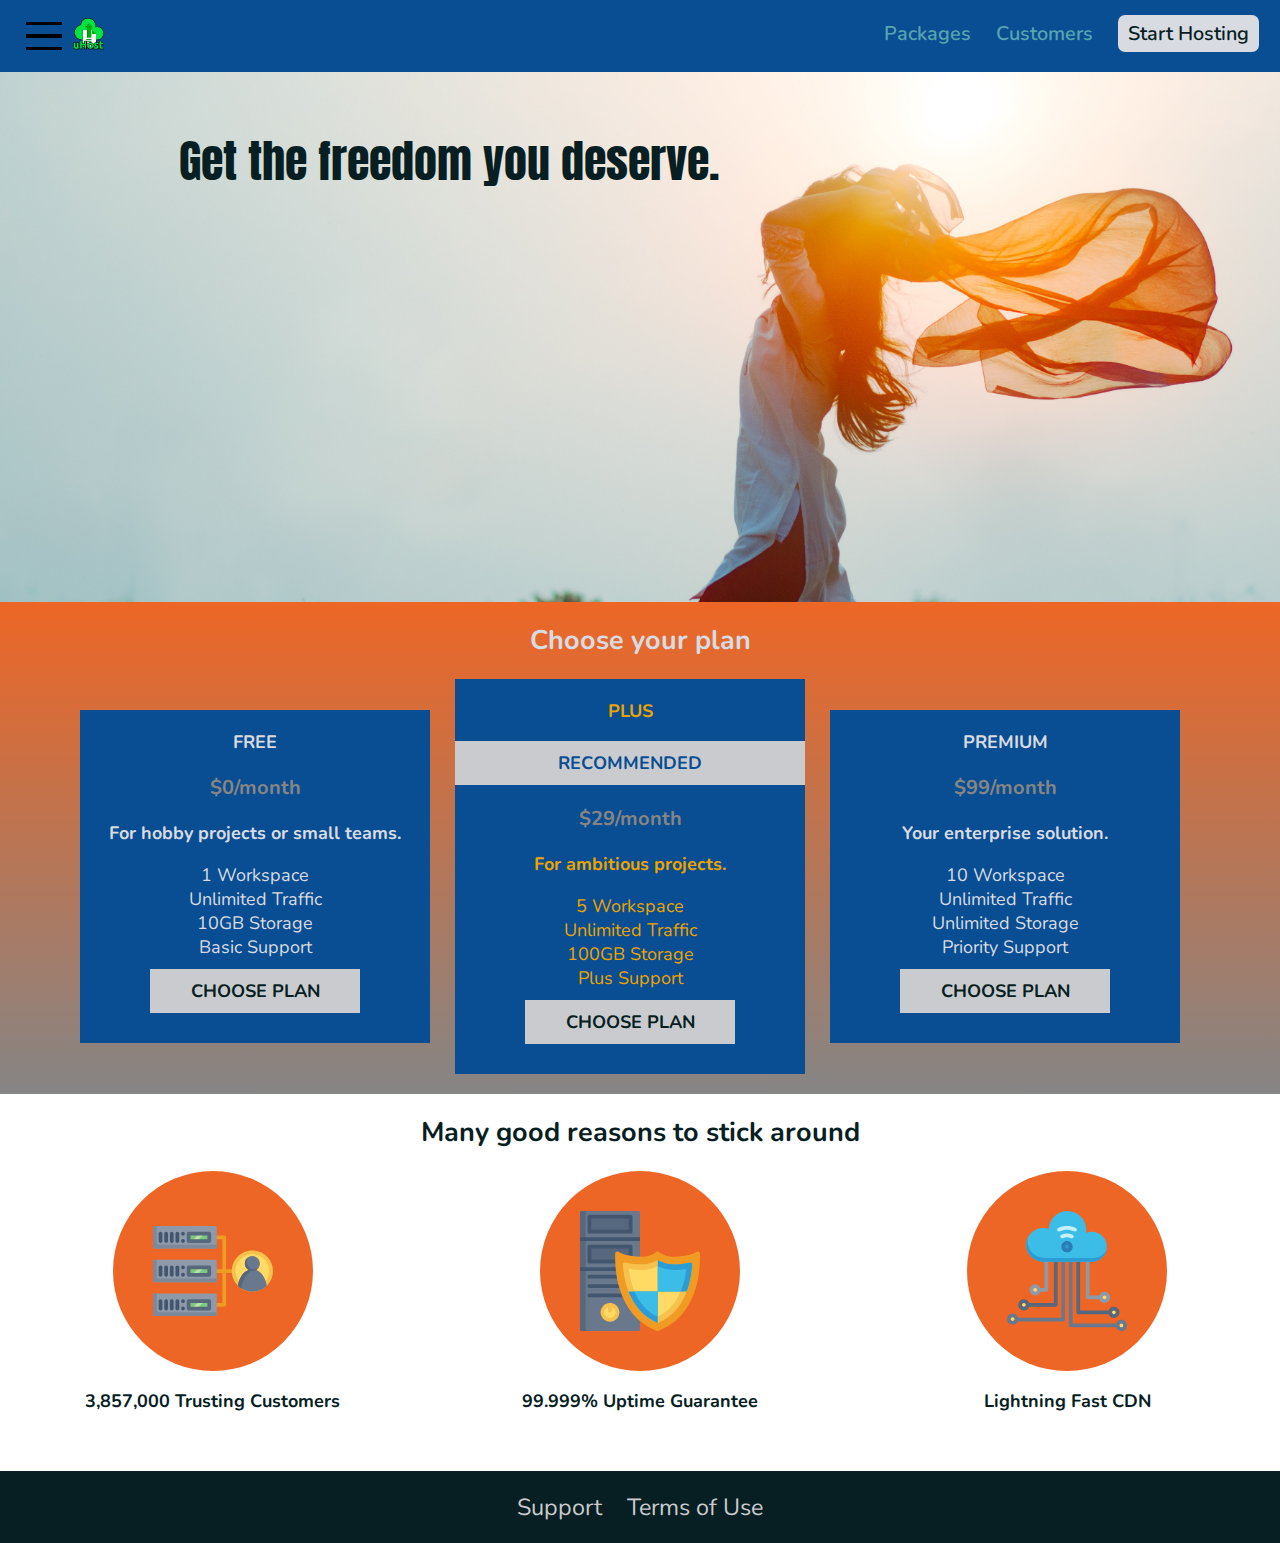
<file: index.html>
<!DOCTYPE html>

<head>
    <meta charset="utf-8">
    <meta http-equiv="X-UA-Compatible" content="IE=edge">
    <title>uHost</title>
    <link rel="shortcut icon" href="img/favicon.png">
    <meta name="description" content="">
    <meta name="viewport" content="width=device-width, initial-scale=1">
    <link rel="stylesheet" href="style.css">
    <link href="https://fonts.googleapis.com/css?family=Anton|Nunito" rel="stylesheet">
</head>

<body>
    <div id="backdrop"></div>
    <div class="modal" id="modal">
        <h1 class="modal__title">Do you want to continue?</h1>
        <div class="modal__actions">
            <a href="start-hosting/index.html" class="modal__action">Yes!</a>
            <button class="modal__action modal__action--negative" type="button">No!</button>
        </div>
    </div>
    <header class="main-header">
        <button class="toggle-button">
            <span class="toggle-button__bar"></span>
            <span class="toggle-button__bar"></span>
            <span class="toggle-button__bar"></span>
        </button>
        <div class="home-title">
            <a href="index.html"><img src="img/uhost-icon.png" alt="uHost icon"></a>
        </div>
        <nav class="navigation">
            <ul class="nav-links">
                <li class="nav-link">
                    <a href="packages.html">Packages</a>
                </li>
                <li class="nav-link">
                    <a href="customers/customers.html">Customers</a>
                </li>
                <li class="nav-link hosting">
                    <a href="hosting.html">Start Hosting</a>
                </li>
            </ul>
        </nav>
    </header>
    <nav class="mobile-nav">
        <ul class="mobile-nav__items">
            <li class="mobile-nav__item">
                <a href="packages.html">Packages</a>
            </li>
            <li class="mobile-nav__item">
                <a href="customers/customers.html">Customers</a>
            </li>
            <li class="mobile-nav__item mobile-nav__item--cta">
                <a href="index.html">Start Hosting</a>
            </li>
        </ul>
    </nav>

    <main>
        <section class="img-text">
            <div class="text-msg">Get the freedom you deserve.</div>
        </section>
        <section class="packages">
            <h3 class="packages-title">Choose your plan</h3>
            <ul class="packages-list">
                <li class="package">
                    <h4 class="package-title">FREE</h4>
                    <p class="package-price">$0/month</p>
                    <p class="package-description">For hobby projects or small teams.</p>
                    <ul class="package-deal">
                        <li>1 Workspace</li>
                        <li>Unlimited Traffic</li>
                        <li>10GB Storage</li>
                        <li>Basic Support</li>
                    </ul>
                    <p class="choose-plan">
                        <a href="#modal" class="plan">Choose Plan</a>
                    </p>
                </li>
                <li class="package package-plus">
                    <h4 class="package-title">PLUS</h4>
                    <p class="recommended-label">Recommended</p>
                    <p class="package-price">$29/month</p>
                    <p class="package-description">For ambitious projects.</p>
                    <ul class="package-deal">
                        <li>5 Workspace</li>
                        <li>Unlimited Traffic</li>
                        <li>100GB Storage</li>
                        <li>Plus Support</li>
                    </ul>
                    <p class="choose-plan">
                        <a href="#modal" class="plan">Choose Plan</a>
                    </p>
                </li>
                <li class="package">
                    <h4 class="package-title">PREMIUM</h4>
                    <p class="package-price">$99/month</p>
                    <p class="package-description">Your enterprise solution.</p>
                    <ul class="package-deal">
                        <li>10 Workspace</li>
                        <li>Unlimited Traffic</li>
                        <li>Unlimited Storage</li>
                        <li>Priority Support</li>
                    </ul>
                    <p class="choose-plan">
                        <a href="#modal" class="plan">Choose Plan</a>
                    </p>
                </li>
            </ul>
        </section>
        <section class="features">
            <h2 class="features-title">Many good reasons to stick around</h2>
            <ul class="feature-items">
                <li class="feature">
                    <div class="feature-img"><svg viewBox="0 0 512 512">
                            <path style="fill:#F09B24;" d="M344,248h-32V112c0-4.418-3.582-8-8-8h-40c-4.418,0-8,3.582-8,8s3.582,8,8,8h32v128h-32  c-4.418,0-8,3.582-8,8s3.582,8,8,8h32v128h-32c-4.418,0-8,3.582-8,8s3.582,8,8,8h40c4.418,0,8-3.582,8-8V264h32c4.418,0,8-3.582,8-8  S348.418,248,344,248z" />
                            <path style="fill:#8E9AA9;" d="M264,64H8c-4.418,0-8,3.582-8,8v80c0,4.418,3.582,8,8,8h256c4.418,0,8-3.582,8-8V72  C272,67.582,268.418,64,264,64z" />
                            <path style="fill:#7C899B;" d="M24,144c-4.418,0-8-3.582-8-8V64H8c-4.418,0-8,3.582-8,8v80c0,4.418,3.582,8,8,8h256  c4.418,0,8-3.582,8-8v-8H24z" />
                            <rect x="152" y="96" style="fill:#B8E3A8;" width="88" height="32" />
                            <g>
                                <polygon style="fill:#7EC97D;" points="152,96 152,128 166,128 198,96  " />
                                <polygon style="fill:#7EC97D;" points="220,96 188,128 240,128 240,96  " />
                            </g>
                            <path style="fill:#56677E;" d="M240,136h-88c-4.418,0-8-3.582-8-8V96c0-4.418,3.582-8,8-8h88c4.418,0,8,3.582,8,8v32  C248,132.418,244.418,136,240,136z M160,120h72v-16h-72V120z" />
                            <g>
                                <path style="fill:#435670;" d="M32,136c-4.418,0-8-3.582-8-8V96c0-4.418,3.582-8,8-8s8,3.582,8,8v32C40,132.418,36.418,136,32,136z   " />
                                <path style="fill:#435670;" d="M56,136c-4.418,0-8-3.582-8-8V96c0-4.418,3.582-8,8-8s8,3.582,8,8v32C64,132.418,60.418,136,56,136z   " />
                                <path style="fill:#435670;" d="M80,136c-4.418,0-8-3.582-8-8V96c0-4.418,3.582-8,8-8s8,3.582,8,8v32C88,132.418,84.418,136,80,136z   " />
                                <path style="fill:#435670;" d="M104,136c-4.418,0-8-3.582-8-8V96c0-4.418,3.582-8,8-8s8,3.582,8,8v32   C112,132.418,108.418,136,104,136z" />
                                <path style="fill:#435670;" d="M128,105c-4.418,0-8-3.582-8-8v-1c0-4.418,3.582-8,8-8s8,3.582,8,8v1   C136,101.418,132.418,105,128,105z" />
                                <path style="fill:#435670;" d="M128,136c-4.418,0-8-3.582-8-8v-1c0-4.418,3.582-8,8-8s8,3.582,8,8v1   C136,132.418,132.418,136,128,136z" />
                            </g>
                            <path style="fill:#8E9AA9;" d="M264,208H8c-4.418,0-8,3.582-8,8v80c0,4.418,3.582,8,8,8h256c4.418,0,8-3.582,8-8v-80  C272,211.582,268.418,208,264,208z" />
                            <path style="fill:#7C899B;" d="M24,288c-4.418,0-8-3.582-8-8v-72H8c-4.418,0-8,3.582-8,8v80c0,4.418,3.582,8,8,8h256  c4.418,0,8-3.582,8-8v-8H24z" />
                            <rect x="152" y="240" style="fill:#B8E3A8;" width="88" height="32" />
                            <g>
                                <polygon style="fill:#7EC97D;" points="152,240 152,272 166,272 198,240  " />
                                <polygon style="fill:#7EC97D;" points="220,240 188,272 240,272 240,240  " />
                            </g>
                            <path style="fill:#56677E;" d="M240,280h-88c-4.418,0-8-3.582-8-8v-32c0-4.418,3.582-8,8-8h88c4.418,0,8,3.582,8,8v32  C248,276.418,244.418,280,240,280z M160,264h72v-16h-72V264z" />
                            <g>
                                <path style="fill:#435670;" d="M32,280c-4.418,0-8-3.582-8-8v-32c0-4.418,3.582-8,8-8s8,3.582,8,8v32C40,276.418,36.418,280,32,280   z" />
                                <path style="fill:#435670;" d="M56,280c-4.418,0-8-3.582-8-8v-32c0-4.418,3.582-8,8-8s8,3.582,8,8v32C64,276.418,60.418,280,56,280   z" />
                                <path style="fill:#435670;" d="M80,280c-4.418,0-8-3.582-8-8v-32c0-4.418,3.582-8,8-8s8,3.582,8,8v32C88,276.418,84.418,280,80,280   z" />
                                <path style="fill:#435670;" d="M104,280c-4.418,0-8-3.582-8-8v-32c0-4.418,3.582-8,8-8s8,3.582,8,8v32   C112,276.418,108.418,280,104,280z" />
                                <path style="fill:#435670;" d="M128,249c-4.418,0-8-3.582-8-8v-1c0-4.418,3.582-8,8-8s8,3.582,8,8v1   C136,245.418,132.418,249,128,249z" />
                                <path style="fill:#435670;" d="M128,280c-4.418,0-8-3.582-8-8v-1c0-4.418,3.582-8,8-8s8,3.582,8,8v1   C136,276.418,132.418,280,128,280z" />
                            </g>
                            <path style="fill:#8E9AA9;" d="M264,352H8c-4.418,0-8,3.582-8,8v80c0,4.418,3.582,8,8,8h256c4.418,0,8-3.582,8-8v-80  C272,355.582,268.418,352,264,352z" />
                            <path style="fill:#7C899B;" d="M24,432c-4.418,0-8-3.582-8-8v-72H8c-4.418,0-8,3.582-8,8v80c0,4.418,3.582,8,8,8h256  c4.418,0,8-3.582,8-8v-8H24z" />
                            <rect x="152" y="384" style="fill:#B8E3A8;" width="88" height="32" />
                            <g>
                                <polygon style="fill:#7EC97D;" points="152,384 152,416 166,416 198,384  " />
                                <polygon style="fill:#7EC97D;" points="220,384 188,416 240,416 240,384  " />
                            </g>
                            <path style="fill:#56677E;" d="M240,424h-88c-4.418,0-8-3.582-8-8v-32c0-4.418,3.582-8,8-8h88c4.418,0,8,3.582,8,8v32  C248,420.418,244.418,424,240,424z M160,408h72v-16h-72V408z" />
                            <g>
                                <path style="fill:#435670;" d="M32,424c-4.418,0-8-3.582-8-8v-32c0-4.418,3.582-8,8-8s8,3.582,8,8v32C40,420.418,36.418,424,32,424   z" />
                                <path style="fill:#435670;" d="M56,424c-4.418,0-8-3.582-8-8v-32c0-4.418,3.582-8,8-8s8,3.582,8,8v32C64,420.418,60.418,424,56,424   z" />
                                <path style="fill:#435670;" d="M80,424c-4.418,0-8-3.582-8-8v-32c0-4.418,3.582-8,8-8s8,3.582,8,8v32C88,420.418,84.418,424,80,424   z" />
                                <path style="fill:#435670;" d="M104,424c-4.418,0-8-3.582-8-8v-32c0-4.418,3.582-8,8-8s8,3.582,8,8v32   C112,420.418,108.418,424,104,424z" />
                                <path style="fill:#435670;" d="M128,393c-4.418,0-8-3.582-8-8v-1c0-4.418,3.582-8,8-8s8,3.582,8,8v1   C136,389.418,132.418,393,128,393z" />
                                <path style="fill:#435670;" d="M128,424c-4.418,0-8-3.582-8-8v-1c0-4.418,3.582-8,8-8s8,3.582,8,8v1   C136,420.418,132.418,424,128,424z" />
                            </g>
                            <path style="fill:#F7C14D;" d="M424,168c-48.523,0-88,39.477-88,88s39.477,88,88,88s88-39.477,88-88S472.523,168,424,168z" />
                            <path style="fill:#FFDB66;" d="M424,184c-39.701,0-72,32.299-72,72s32.299,72,72,72s72-32.299,72-72S463.701,184,424,184z" />
                            <path style="fill:#69788D;" d="M484.893,314.16C476.393,274.588,451.922,248,424,248s-52.393,26.588-60.893,66.16  c-0.605,2.82,0.354,5.749,2.511,7.664C381.731,336.124,402.465,344,424,344s42.269-7.876,58.381-22.176  C484.539,319.909,485.498,316.98,484.893,314.16z" />
                            <path style="fill:#56677E;" d="M434.053,249.171C430.768,248.403,427.411,248,424,248c-27.922,0-52.393,26.588-60.893,66.16  c-0.605,2.82,0.354,5.749,2.511,7.664c3.383,3.002,6.979,5.703,10.734,8.125C384.904,286.243,407.373,255.378,434.053,249.171z" />
                            <path style="fill:#69788D;" d="M424,192c-17.645,0-32,14.355-32,32s14.355,32,32,32s32-14.355,32-32S441.645,192,424,192z" />
                            <path style="fill:#56677E;" d="M432,248c-17.645,0-32-14.355-32-32c0-6.783,2.128-13.076,5.742-18.258  C397.444,203.53,392,213.138,392,224c0,17.645,14.355,32,32,32c10.862,0,20.471-5.444,26.258-13.742  C445.076,245.872,438.783,248,432,248z" />

                        </svg></div>
                    <p class="feature-text">3,857,000 Trusting Customers</p>
                </li>
                <li class="feature">
                    <div class="feature-img"><svg viewBox="0 0 512 512">
                            <path style="fill:#69788D;" d="M248,0H8C3.582,0,0,3.582,0,8v496c0,4.418,3.582,8,8,8h240c4.418,0,8-3.582,8-8V8  C256,3.582,252.418,0,248,0z" />
                            <path style="fill:#56677E;" d="M24,504V8c0-4.418,3.582-8,8-8H8C3.582,0,0,3.582,0,8v496c0,4.418,3.582,8,8,8h24  C27.582,512,24,508.418,24,504z" />
                            <g>
                                <rect x="0" y="112" style="fill:#435670;" width="256" height="16" />
                                <rect x="0" y="240" style="fill:#435670;" width="256" height="16" />
                            </g>
                            <path style="fill:#F7C14D;" d="M128,392c-22.056,0-40,17.944-40,40s17.944,40,40,40s40-17.944,40-40S150.056,392,128,392z" />
                            <path style="fill:#FFDB66;" d="M128,408c-13.233,0-24,10.767-24,24s10.767,24,24,24s24-10.767,24-24S141.233,408,128,408z" />
                            <path style="fill:#F7C14D;" d="M128,392c-2.739,0-5.414,0.278-8,0.805V424c0,4.418,3.582,8,8,8c4.418,0,8-3.582,8-8v-31.195  C133.414,392.278,130.739,392,128,392z" />
                            <g>
                                <path style="fill:#435670;" d="M216,288H40c-4.418,0-8-3.582-8-8s3.582-8,8-8h176c4.418,0,8,3.582,8,8S220.418,288,216,288z" />
                                <path style="fill:#435670;" d="M216,328H40c-4.418,0-8-3.582-8-8s3.582-8,8-8h176c4.418,0,8,3.582,8,8S220.418,328,216,328z" />
                                <path style="fill:#435670;" d="M216,368H40c-4.418,0-8-3.582-8-8s3.582-8,8-8h176c4.418,0,8,3.582,8,8S220.418,368,216,368z" />
                                <path style="fill:#435670;" d="M216,16H40c-4.418,0-8,3.582-8,8v64c0,4.418,3.582,8,8,8h176c4.418,0,8-3.582,8-8V24   C224,19.582,220.418,16,216,16z" />
                            </g>
                            <rect x="48" y="32" style="fill:#56677E;" width="160" height="48" />
                            <path style="fill:#435670;" d="M216,144H40c-4.418,0-8,3.582-8,8v64c0,4.418,3.582,8,8,8h176c4.418,0,8-3.582,8-8v-64  C224,147.582,220.418,144,216,144z" />
                            <rect x="48" y="160" style="fill:#56677E;" width="160" height="48" />
                            <path style="fill:#F09B24;" d="M511.747,180.237c-0.194-6.537-8.107-10.107-13.135-5.894c-5.6,4.693-42.904,21.282-98.514,21.282  c-33.45,0-64.625-20.999-64.929-21.206c-2.9-1.991-6.764-1.85-9.512,0.346c-2.677,2.135-27.201,20.86-63.793,20.86  c-55.607,0-92.914-16.589-98.515-21.282c-5.028-4.211-12.941-0.645-13.135,5.894c-1.634,54.834,4.655,105.941,18.693,151.903  c12.096,39.604,29.759,74.047,52.497,102.373c27.538,34.304,62.743,59.882,104.66,76.045c3.069,1.918,6.757,1.921,9.83,0  c41.917-16.163,77.122-41.741,104.66-76.045c22.738-28.326,40.401-62.77,52.497-102.373  C507.092,286.179,513.381,235.071,511.747,180.237z" />
                            <path style="fill:#F7C14D;" d="M476.21,221.226c-1.953-1.631-4.568-2.235-7.036-1.628c-21.686,5.327-44.926,8.028-69.075,8.028  c-25.926,0-49.633-8.975-64.955-16.504c-2.307-1.134-5.016-1.091-7.284,0.116c-14.059,7.477-36.919,16.388-65.994,16.388  c-24.153,0-47.394-2.701-69.075-8.028c-5.155-1.268-10.221,2.966-9.894,8.261c2.077,33.693,7.668,65.635,16.616,94.935  c22.774,74.565,66.139,126.334,128.888,153.868c2.032,0.891,4.397,0.891,6.43,0c61.777-27.107,104.716-78.876,127.62-153.868  c8.948-29.3,14.539-61.241,16.616-94.935C479.224,225.319,478.163,222.856,476.21,221.226z" />
                            <path style="fill:#FFDB66;" d="M331.609,451.727c-52.604-25.289-89.304-70.987-109.144-135.944  c-6.532-21.39-11.162-44.336-13.82-68.447c17.133,2.852,34.952,4.291,53.22,4.291c29.394,0,53.376-7.793,69.978-15.561  c17.44,7.736,41.656,15.561,68.256,15.561c18.267,0,36.085-1.439,53.219-4.291c-2.659,24.112-7.288,47.06-13.82,68.448  C419.545,381.108,383.27,426.805,331.609,451.727z" />
                            <g>
                                <path style="fill:#2C9DD4;" d="M479.066,227.858c0.157-2.539-0.903-5.002-2.856-6.633s-4.568-2.235-7.036-1.628   c-21.686,5.327-44.926,8.028-69.075,8.028c-25.926,0-49.633-8.975-64.955-16.504c-1.057-0.52-2.2-0.78-3.345-0.806l-0.072,133.351   h123.601c2.556-6.746,4.933-13.702,7.123-20.874C471.398,293.493,476.989,261.552,479.066,227.858z" />
                                <path style="fill:#2C9DD4;" d="M206.658,343.667c24.153,63.42,65.028,108.108,121.743,132.995c1.031,0.452,2.147,0.673,3.263,0.666   l0.063-133.661H206.658z" />
                            </g>
                            <g>
                                <path style="fill:#3CBDE8;" d="M439.497,315.783c6.532-21.389,11.161-44.336,13.82-68.448c-17.134,2.852-34.952,4.291-53.219,4.291   c-26.6,0-50.815-7.824-68.256-15.561l-0.116,107.601h97.758C433.179,334.807,436.524,325.518,439.497,315.783z" />
                                <path style="fill:#3CBDE8;" d="M232.523,343.667c21.144,50.298,54.363,86.56,99.087,108.06l0.117-108.06H232.523z" />
                            </g>
                        </svg></div>
                    <p class="feature-text">99.999% Uptime Guarantee</p>
                </li>
                <li class="feature">
                    <div class="feature-img"><svg viewBox="0 0 512 512">
                            <path style="fill:#8E9AA9;" d="M168,200c-4.418,0-8,3.582-8,8v120h-17.376c-3.302-9.311-12.194-16-22.624-16  c-13.234,0-24,10.767-24,24s10.766,24,24,24c10.429,0,19.321-6.689,22.624-16H168c4.418,0,8-3.582,8-8V208  C176,203.582,172.418,200,168,200z" />
                            <path style="fill:#FFDB66;" d="M120,328c-4.411,0-8,3.589-8,8s3.589,8,8,8s8-3.589,8-8S124.411,328,120,328z" />
                            <path style="fill:#56677E;" d="M208,200c-4.418,0-8,3.582-8,8v184H94.624C91.322,382.689,82.43,376,72,376  c-13.234,0-24,10.767-24,24s10.766,24,24,24c10.429,0,19.321-6.689,22.624-16H208c4.418,0,8-3.582,8-8V208  C216,203.582,212.418,200,208,200z" />
                            <path style="fill:#FFDB66;" d="M72,392c-4.411,0-8,3.589-8,8s3.589,8,8,8s8-3.589,8-8S76.411,392,72,392z" />
                            <path style="fill:#69788D;" d="M240,208c-4.418,0-8,3.582-8,8v239H47.24c-2.671-10.34-12.078-18-23.24-18c-13.234,0-24,10.767-24,24  s10.766,24,24,24c9.666,0,18.009-5.747,21.809-14H240c4.418,0,8-3.582,8-8V216C248,211.582,244.418,208,240,208z" />
                            <path style="fill:#FFDB66;" d="M24,453c-4.411,0-8,3.589-8,8s3.589,8,8,8s8-3.589,8-8S28.411,453,24,453z" />
                            <path style="fill:#69788D;" d="M488,464c-10.429,0-19.321,6.689-22.624,16H280V208c0-4.418-3.582-8-8-8s-8,3.582-8,8v280  c0,4.418,3.582,8,8,8h193.376c3.302,9.311,12.194,16,22.624,16c13.234,0,24-10.767,24-24S501.234,464,488,464z" />
                            <path style="fill:#FFDB66;" d="M488,480c-4.411,0-8,3.589-8,8s3.589,8,8,8s8-3.589,8-8S492.411,480,488,480z" />
                            <path style="fill:#56677E;" d="M456,408c-10.429,0-19.321,6.689-22.624,16H312V208c0-4.418-3.582-8-8-8s-8,3.582-8,8v224  c0,4.418,3.582,8,8,8h129.376c3.302,9.311,12.194,16,22.624,16c13.234,0,24-10.767,24-24S469.234,408,456,408z" />
                            <path style="fill:#FFDB66;" d="M456,424c-4.411,0-8,3.589-8,8s3.589,8,8,8s8-3.589,8-8S460.411,424,456,424z" />
                            <path style="fill:#8E9AA9;" d="M416,344c-10.429,0-19.321,6.689-22.624,16H352V208c0-4.418-3.582-8-8-8s-8,3.582-8,8v160  c0,4.418,3.582,8,8,8h49.376c3.302,9.311,12.194,16,22.624,16c13.234,0,24-10.767,24-24S429.234,344,416,344z" />
                            <path style="fill:#FFDB66;" d="M416,360c-4.411,0-8,3.589-8,8s3.589,8,8,8s8-3.589,8-8S420.411,360,416,360z" />
                            <path style="fill:#3CBDE8;" d="M362,88c-8.741,0-17.231,1.751-25.06,5.085C337.646,88.797,338,84.43,338,80  c0-44.112-35.888-80-80-80c-42.823,0-77.895,33.816-79.909,76.149C170.393,73.415,162.244,72,154,72c-39.701,0-72,32.299-72,72  s32.299,72,72,72h208c35.29,0,64-28.71,64-64S397.29,88,362,88z" />
                            <path style="fill:#2C9DD4;" d="M368,200H160c-39.701,0-72-32.299-72-72c0-5.863,0.721-11.559,2.05-17.019  C84.918,120.88,82,132.102,82,144c0,39.701,32.299,72,72,72h208c30.389,0,55.88-21.296,62.379-49.743  C413.565,186.327,392.352,200,368,200z" />
                            <path style="fill:#2A7DB5;" d="M256,128c-13.234,0-24,10.767-24,24s10.766,24,24,24c13.233,0,24-10.767,24-24S269.233,128,256,128z" />
                            <path style="fill:#2C9DD4;" d="M256,144c-4.411,0-8,3.589-8,8s3.589,8,8,8c4.411,0,8-3.589,8-8S260.411,144,256,144z" />
                            <g>
                                <path style="fill:#C5F1FA;" d="M221.755,87.695c-2.994,0-5.864-1.688-7.233-4.572c-1.894-3.991-0.194-8.763,3.798-10.657   C230.157,66.849,242.834,64,256,64c13.166,0,25.844,2.849,37.68,8.466c3.992,1.895,5.692,6.666,3.798,10.657   s-6.666,5.692-10.657,3.798C277.144,82.328,266.774,80,256,80c-10.774,0-21.144,2.328-30.821,6.921   C224.072,87.446,222.904,87.695,221.755,87.695z" />
                                <path style="fill:#C5F1FA;" d="M276.545,116.618c-1.148,0-2.316-0.249-3.424-0.774C267.745,113.293,261.985,112,256,112   c-5.985,0-11.745,1.293-17.121,3.844c-3.991,1.895-8.763,0.192-10.657-3.798c-1.894-3.992-0.193-8.764,3.798-10.657   C239.557,97.813,247.625,96,256,96c8.376,0,16.444,1.813,23.98,5.389c3.991,1.894,5.692,6.665,3.798,10.657   C282.41,114.93,279.539,116.618,276.545,116.618z" />
                            </g>

                        </svg></div>
                    <p class="feature-text">Lightning Fast CDN</p>
                </li>
            </ul>
        </section>
    </main>
    <footer>
        <a href="#">Support</a>
        <a href="#">Terms of Use</a>
    </footer>
    <script src="script.js"></script>
</body>

</html>
</file>
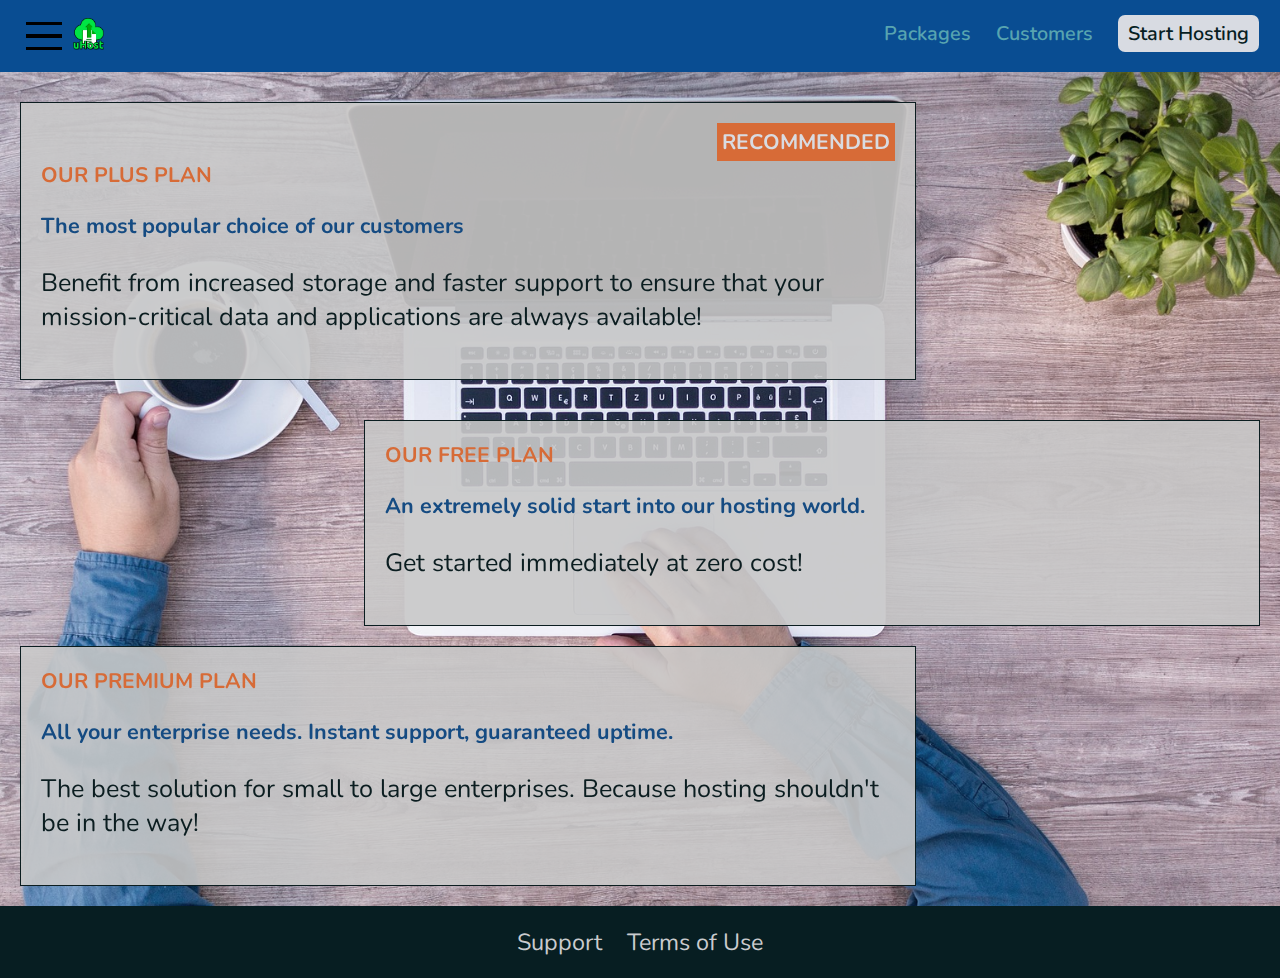
<file: packages.html>
<!DOCTYPE html>

<head>
    <meta charset="utf-8">
    <meta http-equiv="X-UA-Compatible" content="IE=edge">
    <title>uHost</title>
    <link rel="shortcut icon" href="img/favicon.png">
    <meta name="description" content="">
    <meta name="viewport" content="width=device-width, initial-scale=1">
    <link rel="stylesheet" href="style.css">
    <link href="https://fonts.googleapis.com/css?family=Anton|Nunito" rel="stylesheet">
</head>

<body>
    <div id="backdrop"></div>
    <div class="modal" id="modal">
        <h1 class="modal__title">Do you want to continue?</h1>
        <div class="modal__actions">
            <a href="start-hosting/index.html" class="modal__action">Yes!</a>
            <button class="modal__action modal__action--negative" type="button">No!</button>
        </div>
    </div>
    <header class="main-header">
        <button class="toggle-button">
            <span class="toggle-button__bar"></span>
            <span class="toggle-button__bar"></span>
            <span class="toggle-button__bar"></span>
        </button>
        <div class="home-title">
            <a href="index.html"><img src="img/uhost-icon.png" alt="uHost icon"></a>
        </div>
        <nav class="navigation">
            <ul class="nav-links">
                <li class="nav-link">
                    <a href="packages.html">Packages</a>
                </li>
                <li class="nav-link">
                    <a href="customers/customers.html">Customers</a>
                </li>
                <li class="nav-link hosting">
                    <a href="hosting.html">Start Hosting</a>
                </li>
            </ul>
        </nav>
    </header>
    <nav class="mobile-nav">
        <ul class="mobile-nav__items">
            <li class="mobile-nav__item">
                <a href="packages.html">Packages</a>
            </li>
            <li class="mobile-nav__item">
                <a href="customers/customers.html">Customers</a>
            </li>
            <li class="mobile-nav__item mobile-nav__item--cta">
                <a href="index.html">Start Hosting</a>
            </li>
        </ul>
    </nav>
    <main class="deals-main background">
        <a href="#">
            <section class="deal">
                <h3 class="deal-badge">RECOMMENDED</h3>
                <h3 class="deal-title">Our PLUS Plan</h3>
                <p class="deal-description">The most popular choice of our customers</p>
                <p class="deal-offer">Benefit from increased storage and faster support to ensure that your
                    mission-critical
                    data and applications are always available!</p>
            </section>
        </a>
        <a href="#">
            <section class="deal free">
                <h3 class="deal-title">Our FREE Plan</h3>
                <p class="deal-description">An extremely solid start into our hosting world.</p>
                <p class="deal-offer">Get started immediately at zero cost!</p>
            </section>
        </a>
        <a href="#">
            <section class="deal premium">
                <h3 class="deal-title">Our PREMIUM Plan</h3>
                <p class="deal-description">All your enterprise needs. Instant support, guaranteed uptime.</p>
                <p class="deal-offer">The best solution for small to large enterprises. Because hosting shouldn't be in
                    the
                    way!
                </p>
            </section>
        </a>


    </main>
    <footer>
        <a href="#">Support</a>
        <a href="#">Terms of Use</a>
    </footer>
    </div>
    <script src="script.js"></script>
</body>

</html>
</file>
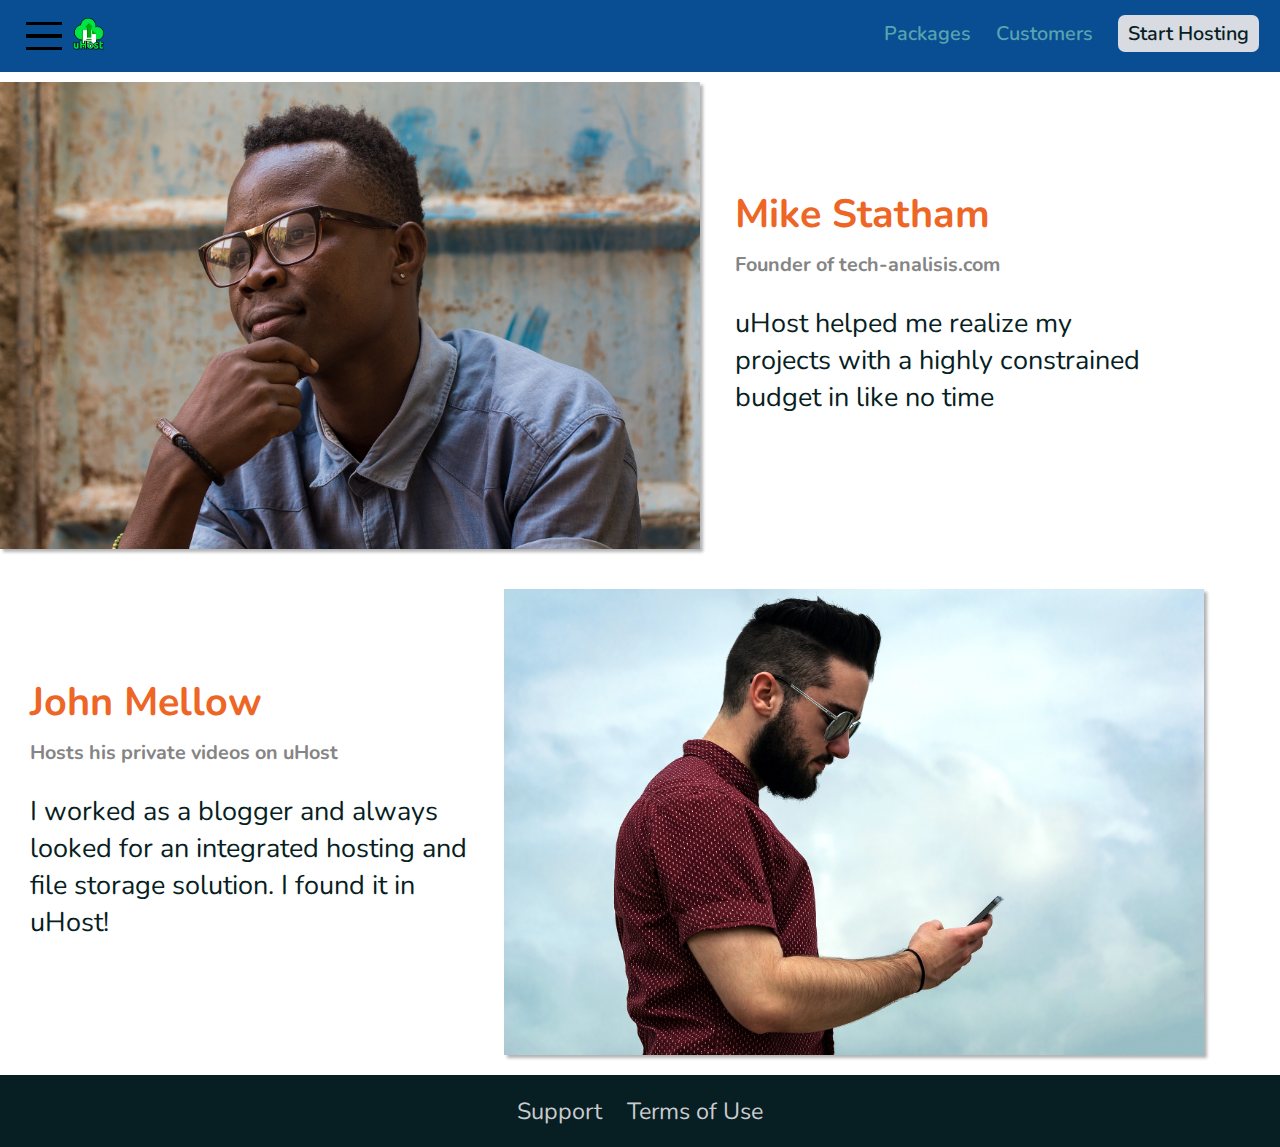
<file: customers/customers.html>
<!DOCTYPE html>

<head>
    <meta charset="utf-8">
    <meta http-equiv="X-UA-Compatible" content="IE=edge">
    <title>uHost</title>
    <link rel="shortcut icon" href="img/favicon.png">
    <meta name="description" content="">
    <meta name="viewport" content="width=device-width, initial-scale=1">
    <link rel="stylesheet" href="../style.css">
    <link rel="stylesheet" href="customers.css">
    <link href="https://fonts.googleapis.com/css?family=Anton|Nunito" rel="stylesheet">
</head>

<body>
    <div id="backdrop"></div>
    <div class="modal" id="modal">
        <h1 class="modal__title">Do you want to continue?</h1>
        <div class="modal__actions">
            <a href="start-hosting/index.html" class="modal__action">Yes!</a>
            <button class="modal__action modal__action--negative" type="button">No!</button>
        </div>
    </div>
    <header class="main-header">
        <button class="toggle-button">
            <span class="toggle-button__bar"></span>
            <span class="toggle-button__bar"></span>
            <span class="toggle-button__bar"></span>
        </button>
        <div class="home-title">
            <a href="../index.html"><img src="../img/uhost-icon.png" alt="uHost icon"></a>
        </div>
        <nav class="navigation">
            <ul class="nav-links">
                <li class="nav-link">
                    <a href="../packages.html">Packages</a>
                </li>
                <li class="nav-link">
                    <a href="customers.html">Customers</a>
                </li>
                <li class="nav-link hosting">
                    <a href="hosting.html">Start Hosting</a>
                </li>
            </ul>
        </nav>
    </header>
    <nav class="mobile-nav">
        <ul class="mobile-nav__items">
            <li class="mobile-nav__item">
                <a href="../packages.html">Packages</a>
            </li>
            <li class="mobile-nav__item">
                <a href="customers/customers.html">Customers</a>
            </li>
            <li class="mobile-nav__item mobile-nav__item--cta">
                <a href="index.html">Start Hosting</a>
            </li>
        </ul>
    </nav>
    <main>
        <section class="customer-testimonial">
            <div class="img-container">
                <img src="../img/customer-1.jpg" alt="Mike Statham - customer">
            </div>
            <div class="customer-info">
                <h1 class="customer-name">Mike Statham</h1>
                <h2>Founder of <a href="#">tech-analisis.com</a></h2>
                <p>uHost helped me realize my projects with a highly constrained budget in like no time</p>
            </div>
        </section>
        <section class="customer-testimonial">
            <div class="customer-info">
                <h1 class="customer-name">John Mellow</h1>
                <h2>Hosts his private videos on uHost</h2>
                <p>I worked as a blogger and always looked for an integrated hosting and file storage solution. I found
                    it
                    in uHost!
                </p>
            </div>
            <div class="img-container">
                <img src="../img/customer-2.jpg" alt="John Mellow - customer">
            </div>

        </section>
    </main>
    <footer>
        <a href="#">Support</a>
        <a href="#">Terms of Use</a>
    </footer>
    <script src="../script.js"></script>
</body>

</html>
</file>
<file: style.css>
* {
  box-sizing: border-box;
}
body {
  font-family: 'Nunito', sans-serif;
  font-size: 18px;
  margin: 0;
  padding: 0;
  color: #071e22;
}
ul,
li,
a {
  list-style-type: none;
  text-decoration: none;
  color: inherit;
  margin: 0;
  padding: 0;
}
h1,
h2,
h3,
h4 {
  margin: 0;
  padding: 0;
}
a:active,
a:hover,
a:focus {
  text-decoration: none;
}
/*** INDEX PAGE ***/
#backdrop {
  position: fixed;
  display: none;
  background: rgba(0, 0, 0, 0.5);
  width: 100vw;
  height: 100vh;
  top: 0%;
  left: 0%;
  z-index: 100;
}

/***Modal***/
.modal {
  position: fixed;
  display: none;
  z-index: 200;
  top: 20%;
  left: 30%;
  width: 40%;
  background: white;
  padding: 1rem;
  border: 1px solid #ccc;
  box-shadow: 1px 1px 1px rgba(0, 0, 0, 0.5);
}

.modal__title {
  text-align: center;
  margin: 0 0 1rem 0;
}

.modal__actions {
  text-align: center;
}

.modal__action {
  border: 1px solid #0e4f1f;
  background: #0e4f1f;
  text-decoration: none;
  color: white;
  font: inherit;
  padding: 0.5rem 1rem;
  cursor: pointer;
}

.modal__action:hover,
.modal__action:active {
  background: #2ddf5c;
  border-color: #2ddf5c;
}

.modal__action--negative {
  background: red;
  border-color: red;
}

.modal__action--negative:hover,
.modal__action--negative:active {
  background: #ff5454;
  border-color: #ff5454;
}
/*** Navigation ***/
.main-header,
.mobile-nav {
  background-color: #094d92;
  font-weight: 600;
  padding: 12px 20px;
  position: fixed;
  z-index: 10;
  top: 0%;
  width: 100%;
}

.home-title {
  font-size: 1.5em;
  font-weight: 700;
  color: #d8dbe2;
}

.home-title img {
  vertical-align: middle;
  height: 32px;
}
.navigation {
  text-align: right;
}
.navigation,
.nav-link,
.home-title {
  display: inline-block;
}
.navigation {
  width: calc(100% - 90px);
}
.nav-links,
.mobile-nav__items {
  color: #58a4b0;
}
.nav-link,
.mobile-nav__item a {
  padding-right: 20px;
  font-size: 1.1em;
}

.hosting,
.mobile-nav__item--cta {
  padding: 5px 10px;
  background-color: #d8dbe2;
  border-radius: 7px;
  color: #071e22;
}

/*** Mobile Navigation ***/
.mobile-nav {
  display: none;
  position: fixed;
  z-index: 101;
  top: 0;
  left: 0;
  background: white;
  width: 80%;
  height: 100vh;
}

.mobile-nav__items {
  width: 90%;
  height: 100%;
  list-style: none;
  margin: 10% auto;
  padding: 0;
  text-align: center;
}

.mobile-nav__item {
  margin: 1rem 0;
}

.mobile-nav__item a {
  font-size: 1.5rem;
}
.mobile-nav__item--cta {
  display: inline-block;
  padding: 0px 10px;
  margin-top: 0;
}
/*** Toggle Button ***/
.toggle-button {
  width: 3rem;
  background: transparent;
  border: none;
  cursor: pointer;
  padding-top: 0;
  padding-bottom: 0;
  vertical-align: middle;
}

.toggle-button:focus {
  outline: none;
}

.toggle-button__bar {
  width: 100%;
  height: 0.2rem;
  background: black;
  display: block;
  margin: 0.6rem 0;
}

/*** Main Section ***/

.img-text {
  margin-top: 62px;
  height: 60vh;
  background: url('img/freedom6.jpg') right bottom 60% / cover border-box, #071e22;
}
.text-msg {
  padding-top: 5%;
  padding-left: 14%;
  color: #071e22;
  font-size: 46px;
  font-family: 'Anton', sans-serif;
}
.packages {
  background: linear-gradient(#ed6625, #858585);
  padding: 20px 0;
  text-align: center;
}
.packages-title {
  margin-bottom: 20px;
  font-size: 1.5em;
  color: #d8dbe2;
}

.package {
  padding: 20px 0;
  display: inline-block;
  margin-right: 20px;
  vertical-align: middle;
  width: 350px;
  background-color: #094d92;
  color: #d8dbe2;
}

.package-plus {
  color: #eca400;
}
.package-plus .recommended-label {
  padding: 10px 0;
  background-color: #cacbce;
  color: #094d92;
  text-transform: uppercase;
  font-weight: bold;
}
.package-description {
  font-weight: bold;
}
.package .choose-plan {
  padding: 10px;
  background-color: #cacbce;
  color: #071e22;
  width: 60%;
  margin: 10px auto;
  text-transform: uppercase;
  font-weight: bolder;
}

.package-price {
  font-size: 20px;
  font-weight: bold;
  color: #858585;
}

.features {
  text-align: center;
  padding: 20px 0;
}
.feature-img {
  width: 200px;
  height: 200px;
  border-radius: 50%;
  background-color: #ed6625;
  padding: 40px;
}
.feature {
  display: inline-block;
  padding: 20px 0;
  width: 33%;
}
.feature-img {
  margin: 0 auto;
}
.feature-text {
  font-weight: bold;
}

/*** Footer ***/
footer {
  background-color: #071e22;
  text-align: center;
  padding: 20px 0;
}
footer a {
  color: #cacbce;
  font-size: 1.3em;
}

footer a:first-child {
  margin-right: 20px;
}

/*** Packages Page ***/
.background {
  background: url(img/plans-background.jpg) center / cover;
  filter: grayscale(20%);
  overflow: auto;
}
.deals-main {
  padding-top: 82px;
}

.deal {
  margin: 20px;
  padding: 20px;
  border: 1px solid #071e22;
  position: relative;
  background: rgba(200, 200, 200, 0.9);
  width: 70%;
}
.deal-title {
  clear: both;
  color: #ed6625;
  font-weight: bold;
  text-transform: uppercase;
}
.deal-description {
  font-size: 1.2em;
  color: #094d92;
  font-weight: bold;
}
.deal-offer {
  font-size: 1.4em;
}
.free {
  float: right;
}
.premium {
  clear: both;
}
.deal-badge {
  background-color: #ed6625;
  padding: 5px;
  color: #d8dbe2;
  float: right;
}
.open {
  display: block !important;
}

@media (max-width: 1170px) {
  .package {
    display: block;
    width: 100%;
    max-width: 400px;
    margin: 0 auto;
    margin-bottom: 20px;
  }
}
@media (max-width: 768px) {
  .feature {
    width: 100%;
  }
  .nav-links {
    display: none;
  }
}
@media (max-width: 426px) {
  .text-msg {
    font-size: 32px;
    height: 40vh;
  }
  .package {
    width: 100%;
    max-width: 300px;
    margin: 0 auto;
    margin-bottom: 20px;
  }

  .feature {
    width: 100%;
  }
  .feature-img {
    width: 100%;
    height: 100%;
    max-width: 150px;
    max-height: 150px;
  }
}
</file>
<file: customers/customers.css>
.customer-testimonial {
  padding-top: 82px;
  padding-bottom: 20px;
}
.img-container {
  width: 60%;
  box-shadow: 3px 3px 3px rgba(0, 0, 0, 0.3);
  max-width: 700px;
}
.img-container img {
  width: 100%;
  vertical-align: top;
}
.customer-info {
  width: 39%;
  padding: 0 30px;
  color: #ed6625;
}
.img-container,
.customer-info {
  display: inline-block;
  vertical-align: middle;
}
.customer-name {
  font-size: 2.2em;
  padding-bottom: 10px;
}
.customer-info h2 {
  font-size: 1.1em;
  color: #858585;
  font-weight: bold;
}
.customer-info p {
  font-size: 1.5em;
  color: #071e22;
}

@media (max-width: 768px) {
  .img-container,
  .customer-info {
    display: block;
    width: 100%;
    padding: 10px 20px;
  }
  .img-container {
    box-shadow: none;
  }
  .customer-info p {
    font-size: 1.2em;
    font-weight: bold;
  }
}
.customer-testimonial:nth-child(2) {
  padding-top: 20px;
}
</file>
